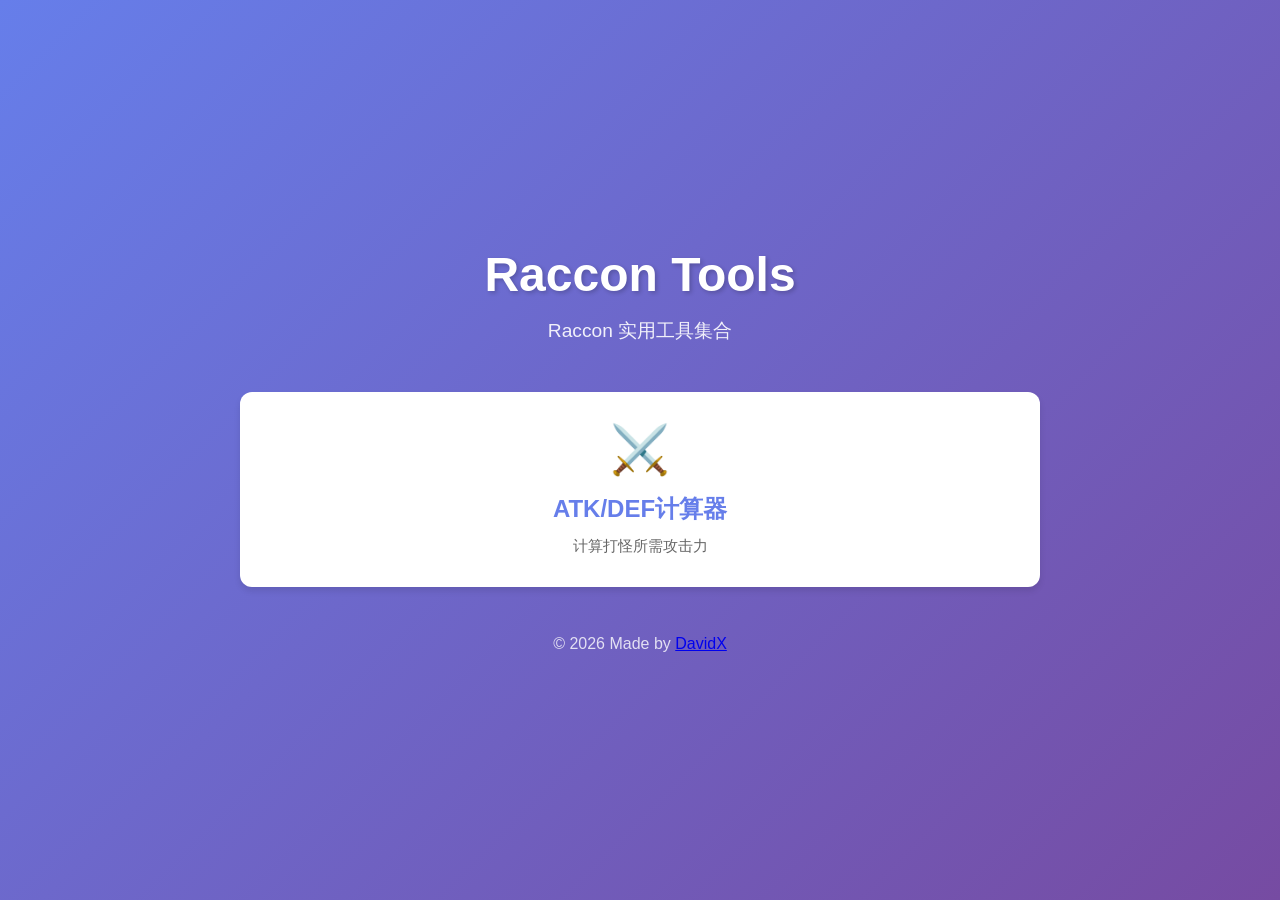
<file: index.html>
<!doctype html>
<html lang="zh-CN">
    <head>
        <meta charset="UTF-8" />
        <meta name="viewport" content="width=device-width, initial-scale=1.0" />
        <title>Raccon Tools - 工具导航</title>
        <style>
            * {
                margin: 0;
                padding: 0;
                box-sizing: border-box;
            }

            body {
                font-family:
                    -apple-system, BlinkMacSystemFont, "Segoe UI", Roboto,
                    Oxygen, Ubuntu, Cantarell, sans-serif;
                background: linear-gradient(135deg, #667eea 0%, #764ba2 100%);
                min-height: 100vh;
                display: flex;
                justify-content: center;
                align-items: center;
                padding: 20px;
            }

            .container {
                max-width: 800px;
                width: 100%;
            }

            h1 {
                color: white;
                text-align: center;
                font-size: 3rem;
                margin-bottom: 1rem;
                text-shadow: 2px 2px 4px rgba(0, 0, 0, 0.2);
            }

            .subtitle {
                color: rgba(255, 255, 255, 0.9);
                text-align: center;
                font-size: 1.2rem;
                margin-bottom: 3rem;
            }

            .tools-grid {
                display: grid;
                grid-template-columns: repeat(auto-fit, minmax(250px, 1fr));
                gap: 20px;
            }

            .tool-card {
                background: white;
                border-radius: 12px;
                padding: 30px;
                text-decoration: none;
                color: #333;
                transition: all 0.3s ease;
                box-shadow: 0 4px 6px rgba(0, 0, 0, 0.1);
                display: flex;
                flex-direction: column;
                align-items: center;
                text-align: center;
            }

            .tool-card:hover {
                transform: translateY(-5px);
                box-shadow: 0 8px 15px rgba(0, 0, 0, 0.2);
            }

            .tool-icon {
                font-size: 3rem;
                margin-bottom: 15px;
            }

            .tool-title {
                font-size: 1.5rem;
                font-weight: 600;
                margin-bottom: 10px;
                color: #667eea;
            }

            .tool-description {
                color: #666;
                font-size: 0.95rem;
                line-height: 1.5;
            }

            footer {
                text-align: center;
                margin-top: 3rem;
                color: rgba(255, 255, 255, 0.8);
            }
        </style>
    </head>
    <body>
        <div class="container">
            <h1>Raccon Tools</h1>
            <p class="subtitle">Raccon 实用工具集合</p>

            <div class="tools-grid">
                <a href="/atk" class="tool-card">
                    <div class="tool-icon">⚔️</div>
                    <div class="tool-title">ATK/DEF计算器</div>
                    <div class="tool-description">计算打怪所需攻击力</div>
                </a>
            </div>

            <footer>
                <p>
                    © 2026 Made by
                    <a
                        href="https://davidx.top"
                        target="_blank"
                        rel="noopener"
                        >DavidX</a
                    >
                </p>
            </footer>
        </div>
    </body>
</html>
</file>
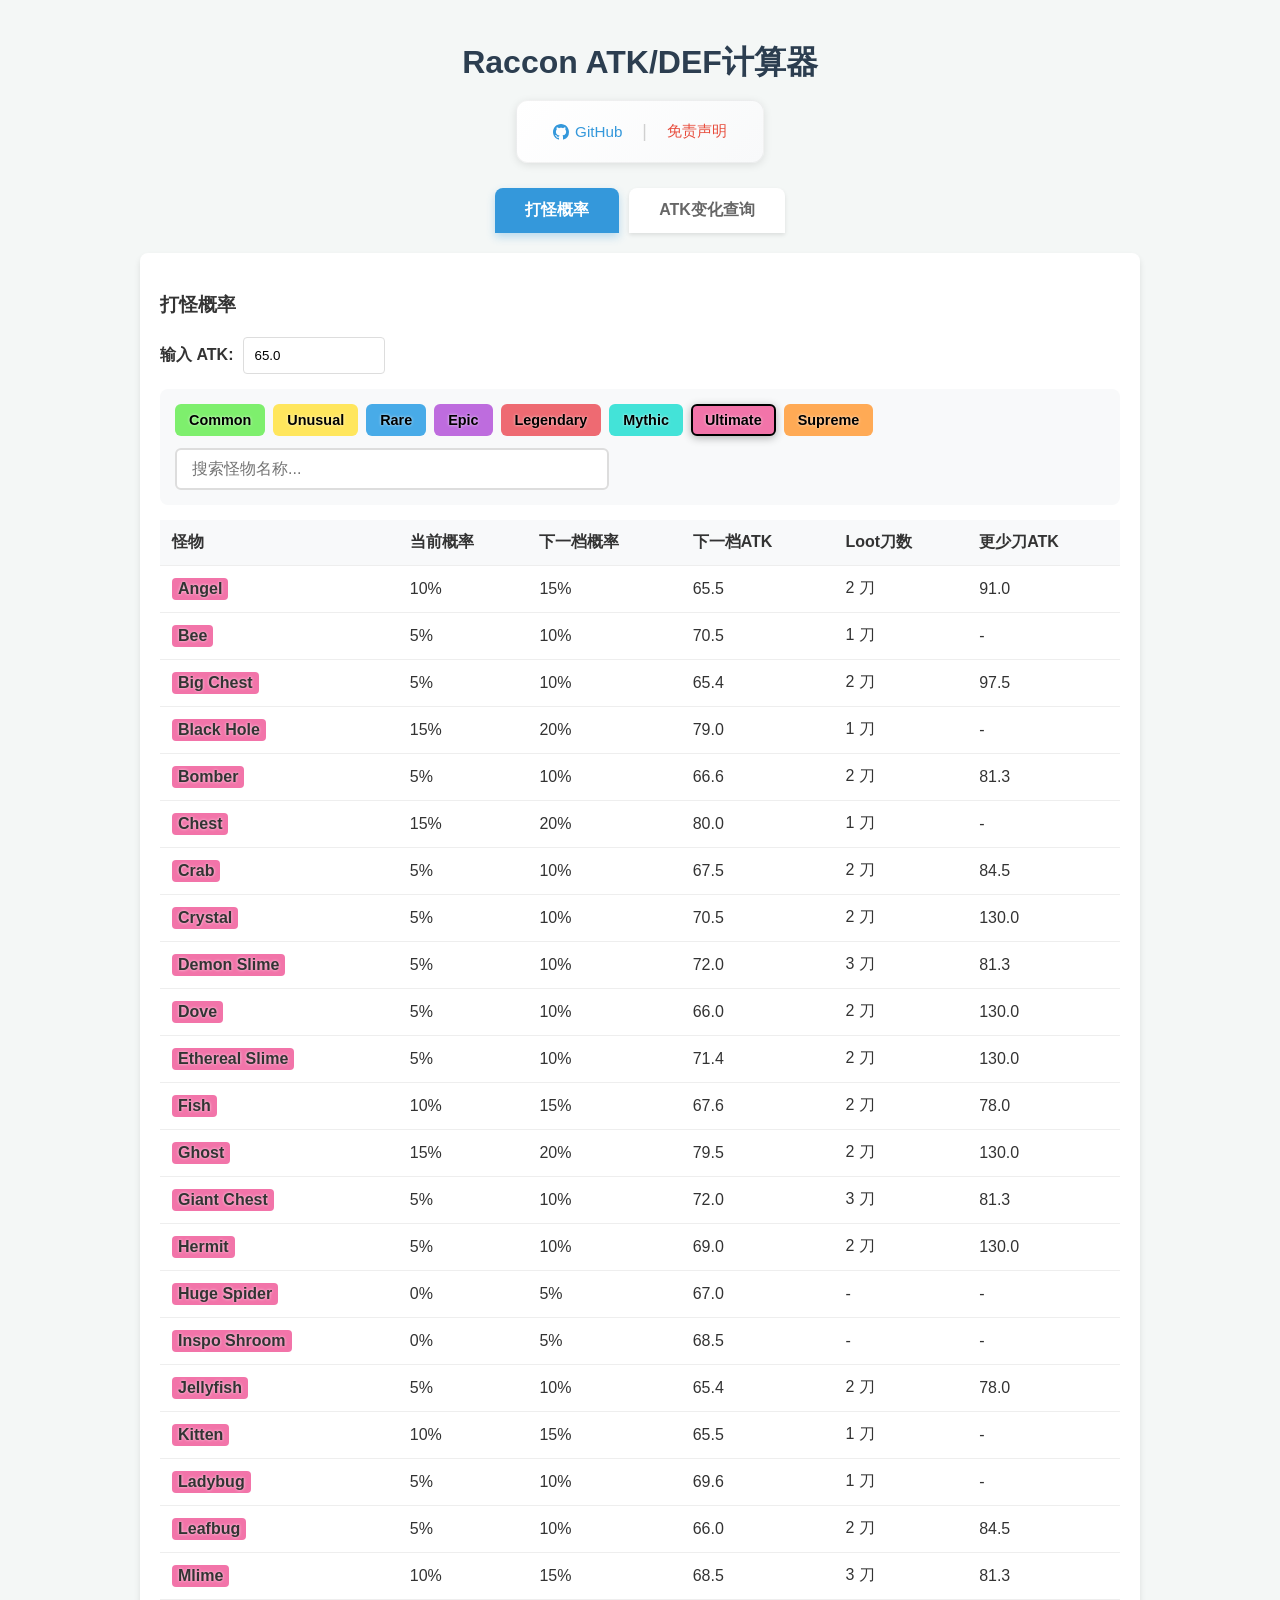
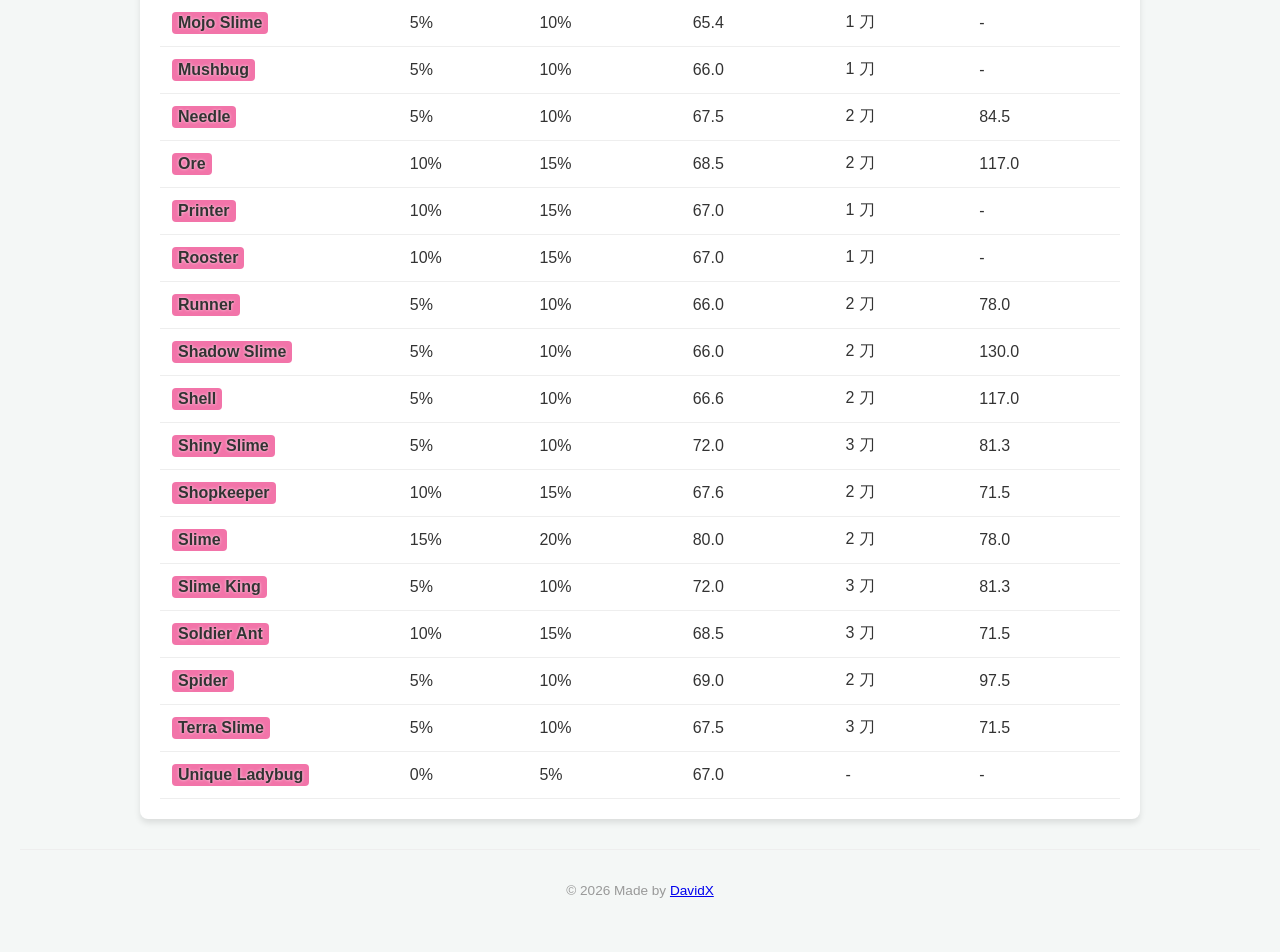
<file: atk/index.html>
<!doctype html>
<html lang="zh-CN">
    <head>
        <meta charset="UTF-8" />
        <meta name="viewport" content="width=device-width, initial-scale=1.0" />
        <title>Raccon ATK/DEF计算器</title>
        <link rel="stylesheet" href="styles.css?v=5" />
    </head>
    <body>
        <div class="container">
            <h1>Raccon ATK/DEF计算器</h1>

            <!-- 顶部链接区域 -->
            <div style="text-align: center">
                <div class="header-links">
                    <a
                        href="https://github.com/Davidasx/raccon-tools"
                        target="_blank"
                        class="header-link"
                    >
                        <svg
                            class="link-icon"
                            viewBox="0 0 16 16"
                            width="16"
                            height="16"
                        >
                            <path
                                fill="currentColor"
                                d="M8 0C3.58 0 0 3.58 0 8c0 3.54 2.29 6.53 5.47 7.59.4.07.55-.17.55-.38 0-.19-.01-.82-.01-1.49-2.01.37-2.53-.49-2.69-.94-.09-.23-.48-.94-.82-1.13-.28-.15-.68-.52-.01-.53.63-.01 1.08.58 1.23.82.72 1.21 1.87.87 2.33.66.07-.52.28-.87.51-1.07-1.78-.2-3.64-.89-3.64-3.95 0-.87.31-1.59.82-2.15-.08-.2-.36-1.02.08-2.12 0 0 .67-.21 2.2.82.64-.18 1.32-.27 2-.27.68 0 1.36.09 2 .27 1.53-1.04 2.2-.82 2.2-.82.44 1.1.16 1.92.08 2.12.51.56.82 1.27.82 2.15 0 3.07-1.87 3.75-3.65 3.95.29.25.54.73.54 1.48 0 1.07-.01 1.93-.01 2.2 0 .21.15.46.55.38A8.013 8.013 0 0016 8c0-4.42-3.58-8-8-8z"
                            />
                        </svg>
                        GitHub
                    </a>
                    <span class="link-separator">|</span>
                    <button class="disclaimer-btn" onclick="showDisclaimer()">
                        免责声明
                    </button>
                </div>
            </div>

            <!-- 标签页切换 -->
            <div class="tabs">
                <button
                    class="tab-btn active"
                    onclick="switchTab('probability')"
                >
                    打怪概率
                </button>
                <button class="tab-btn" onclick="switchTab('range')">
                    ATK变化查询
                </button>
            </div>

            <!-- 打怪概率功能 -->
            <div class="tab-content" id="probabilityTab">
                <div class="card">
                    <h3>打怪概率</h3>
                    <div class="input-group">
                        <label for="atkInput">输入 ATK:</label>
                        <input
                            type="number"
                            id="atkInput"
                            step="0.1"
                            value="65.0"
                            oninput="runQuery()"
                        />
                    </div>
                    <div class="filter-section">
                        <div class="rarity-filters" id="rarityFilters"></div>
                        <div class="search-box">
                            <input
                                type="text"
                                id="mobSearch"
                                placeholder="搜索怪物名称..."
                                oninput="runQuery()"
                            />
                        </div>
                    </div>
                    <div id="singleQueryResult"></div>
                </div>
            </div>

            <!-- ATK变化查询功能 -->
            <div class="tab-content" id="rangeTab" style="display: none">
                <div class="card">
                    <h3>ATK变化影响</h3>
                    <div class="input-group">
                        <label>范围:</label>
                        <input
                            type="number"
                            id="rangeStart"
                            step="0.1"
                            value="65.0"
                            oninput="runRange()"
                        />
                        <span>至</span>
                        <input
                            type="number"
                            id="rangeEnd"
                            step="0.1"
                            value="86.0"
                            oninput="runRange()"
                        />
                    </div>
                    <div id="rangeResult"></div>
                </div>
            </div>
        </div>

        <!-- 免责声明模态框 -->
        <div id="disclaimerModal" class="modal">
            <div class="modal-content">
                <div class="modal-header">
                    <span class="modal-close" onclick="hideDisclaimer()"
                        >&times;</span
                    >
                    <h2>免责声明</h2>
                </div>
                <div class="disclaimer-text">
                    <p><strong>关于本工具</strong></p>
                    <p>
                        本工具（Raccon
                        ATK/DEF计算器）是由玩家社区开发的非官方辅助工具，旨在帮助
                        Ruarua.ru 游戏玩家更好地理解和计算游戏机制。
                    </p>

                    <p><strong>版权声明</strong></p>
                    <p>
                        Ruarua.ru 游戏及其所有相关内容的版权归 Auricat Studio
                        所有。本工具：
                    </p>
                    <ul>
                        <li>未使用游戏的任何静态资源（图片、音频等）</li>
                        <li>未直接请求或调用游戏的 API 接口</li>
                        <li>仅使用玩家社区通过合法游戏过程反推的计算公式</li>
                        <li>
                            不涉及任何反编译、破解或未授权访问游戏数据的行为
                        </li>
                    </ul>

                    <p><strong>使用须知</strong></p>
                    <ul>
                        <li>本工具为免费提供，仅供学习和参考使用</li>
                        <li>使用本工具产生的任何后果由用户自行承担</li>
                        <li>本工具提供的计算结果可能存在误差，仅供参考</li>
                        <li>请遵守 Ruarua.ru 的游戏条款和使用规则</li>
                    </ul>

                    <p><strong>联系与移除</strong></p>
                    <p>
                        如果 Auricat Studio 或 Ruarua.ru
                        的版权方认为本工具侵犯了其权益，请通过 GitHub
                        页面联系我们，我们将立即下架本工具并删除相关内容。
                    </p>

                    <p class="disclaimer-footer">最后更新：2026年1月</p>
                </div>
            </div>
        </div>

        <footer class="footer">
            <p>
                © 2026 Made by
                <a href="https://davidx.top" target="_blank" rel="noopener"
                    >DavidX</a
                >
            </p>
        </footer>

        <script src="script.js?v=6"></script>
    </body>
</html>
</file>
<file: atk/styles.css>
:root {
    --bg-color: #f4f7f6;
    --card-bg: #ffffff;
    --text-color: #333;
    --border-radius: 8px;
}

body {
    font-family: "Segoe UI", Tahoma, Geneva, Verdana, sans-serif;
    background-color: var(--bg-color);
    color: var(--text-color);
    margin: 0;
    padding: 20px;
}

.container {
    max-width: 1000px;
    margin: 0 auto;
}

h1 {
    text-align: center;
    color: #2c3e50;
    margin-bottom: 15px;
}

/* 顶部链接区域样式 */
.header-links {
    text-align: center;
    margin: 0 auto 25px;
    padding: 12px 20px;
    background: linear-gradient(135deg, #ffffff 0%, #f8f9fa 100%);
    border-radius: 12px;
    box-shadow: 0 2px 8px rgba(0, 0, 0, 0.1);
    display: inline-flex;
    justify-content: center;
    align-items: center;
    gap: 0;
    flex-wrap: wrap;
    border: 1px solid rgba(0, 0, 0, 0.05);
    width: fit-content;
    max-width: 90%;
}

.header-link {
    color: #3498db;
    text-decoration: none;
    display: inline-flex;
    align-items: center;
    gap: 6px;
    transition: all 0.3s ease;
    padding: 8px 16px;
    border-radius: 6px;
    font-weight: 500;
    font-size: 0.95em;
}

.header-link:hover {
    color: #2980b9;
    background: #e3f2fd;
    transform: translateY(-1px);
    box-shadow: 0 2px 4px rgba(52, 152, 219, 0.2);
}

.link-icon {
    vertical-align: middle;
}

.link-separator {
    margin: 0 4px;
    color: #d0d0d0;
    font-weight: 300;
    font-size: 1.1em;
    user-select: none;
}

.disclaimer-btn {
    background: none;
    border: none;
    color: #e74c3c;
    cursor: pointer;
    font-size: 0.95em;
    padding: 8px 16px;
    border-radius: 6px;
    transition: all 0.3s ease;
    font-family: inherit;
    font-weight: 500;
}

.disclaimer-btn:hover {
    background: #ffebee;
    color: #c0392b;
    transform: translateY(-1px);
    box-shadow: 0 2px 4px rgba(231, 76, 60, 0.2);
}

/* 标签页样式 */
.tabs {
    display: flex;
    gap: 10px;
    margin-bottom: 20px;
    justify-content: center;
}

.tab-btn {
    padding: 12px 30px;
    border: none;
    background: #fff;
    color: #666;
    font-size: 1em;
    font-weight: bold;
    border-radius: 8px 8px 0 0;
    cursor: pointer;
    transition: all 0.3s;
    box-shadow: 0 2px 4px rgba(0, 0, 0, 0.1);
}

.tab-btn:hover {
    background: #f0f0f0;
    transform: translateY(-2px);
}

.tab-btn.active {
    background: #3498db;
    color: #fff;
    box-shadow: 0 4px 8px rgba(52, 152, 219, 0.3);
}

.tab-content {
    animation: fadeIn 0.3s;
}

@keyframes fadeIn {
    from {
        opacity: 0;
        transform: translateY(10px);
    }
    to {
        opacity: 1;
        transform: translateY(0);
    }
}

/* 布局卡片 */
.card {
    background: var(--card-bg);
    padding: 20px;
    border-radius: var(--border-radius);
    box-shadow: 0 4px 6px rgba(0, 0, 0, 0.1);
    margin-bottom: 20px;
}

.input-group {
    display: flex;
    gap: 10px;
    align-items: center;
    flex-wrap: wrap;
    margin-bottom: 15px;
}

input {
    padding: 10px;
    border: 1px solid #ddd;
    border-radius: 4px;
    width: 120px;
}

label {
    font-weight: bold;
}

/* 表格样式 */
table {
    width: 100%;
    border-collapse: collapse;
    margin-top: 10px;
}

th,
td {
    text-align: left;
    padding: 12px;
    border-bottom: 1px solid #eee;
}

th {
    background-color: #f8f9fa;
}

/* 稀有度标签样式 */
.rarity-tag {
    padding: 4px 8px;
    border-radius: 4px;
    color: #000;
    font-weight: bold;
    font-size: 0.85em;
    text-shadow: 0 0 2px rgba(255, 255, 255, 0.5);
}

.milestone-item {
    padding: 10px;
    border-left: 4px solid #3498db;
    background: #f9f9f9;
    margin-bottom: 8px;
}

.atk-val {
    font-family: monospace;
    font-weight: bold;
    color: #e67e22;
    font-size: 1.1em;
}

.empty-hint {
    color: #999;
    font-style: italic;
}

/* 筛选区域样式 */
.filter-section {
    margin: 15px 0;
    padding: 15px;
    background: #f8f9fa;
    border-radius: 8px;
}

.rarity-filters {
    display: flex;
    flex-wrap: wrap;
    gap: 8px;
    margin-bottom: 12px;
}

.rarity-filter-btn {
    padding: 6px 12px;
    border: 2px solid transparent;
    border-radius: 6px;
    cursor: pointer;
    font-weight: bold;
    font-size: 0.9em;
    transition: all 0.2s;
    color: #000;
    text-shadow: 0 0 3px rgba(255, 255, 255, 0.8);
}

.rarity-filter-btn:hover {
    opacity: 0.8;
    transform: translateY(-2px);
}

.rarity-filter-btn.active {
    border-color: #000;
    box-shadow: 0 2px 8px rgba(0, 0, 0, 0.3);
}

.search-box {
    margin-top: 10px;
}

.search-box input {
    width: 100%;
    max-width: 400px;
    padding: 10px 15px;
    border: 2px solid #ddd;
    border-radius: 6px;
    font-size: 1em;
}

.search-box input:focus {
    outline: none;
    border-color: #3498db;
}

/* 彩色怪物名称样式 */
.mob-name {
    font-weight: bold;
    padding: 2px 6px;
    border-radius: 4px;
    display: inline-block;
    text-shadow: 0 0 3px rgba(255, 255, 255, 0.8);
}

/* 页脚样式 */
.footer {
    text-align: center;
    padding: 20px;
    margin-top: 30px;
    color: #999;
    font-size: 0.85em;
    border-top: 1px solid #eee;
}

/* 模态框样式 */
.modal {
    display: none;
    position: fixed;
    z-index: 1000;
    left: 0;
    top: 0;
    width: 100%;
    height: 100%;
    overflow: hidden;
    background-color: rgba(0, 0, 0, 0.5);
    animation: fadeIn 0.3s;
    align-items: center;
    justify-content: center;
    padding: 20px;
    box-sizing: border-box;
}

.modal.show {
    display: flex;
}

@keyframes fadeIn {
    from { opacity: 0; }
    to { opacity: 1; }
}

.modal-content {
    background-color: #fff;
    margin: 0;
    padding: 0;
    border-radius: 12px;
    max-width: 700px;
    width: 90%;
    max-height: 85vh;
    box-shadow: 0 4px 20px rgba(0, 0, 0, 0.3);
    animation: slideIn 0.3s;
    position: relative;
    display: flex;
    flex-direction: column;
    overflow: hidden;
}

@keyframes slideIn {
    from {
        transform: translateY(-50px);
        opacity: 0;
    }
    to {
        transform: translateY(0);
        opacity: 1;
    }
}

.modal-close {
    color: #aaa;
    float: right;
    font-size: 32px;
    font-weight: bold;
    line-height: 20px;
    cursor: pointer;
    transition: all 0.3s;
}

.modal-close:hover {
    color: #000;
    transform: scale(1.2);
}

.modal-header {
    padding: 25px 30px 15px;
    border-bottom: 2px solid #3498db;
    flex-shrink: 0;
}

.modal-content h2 {
    color: #2c3e50;
    margin: 0;
}

.disclaimer-text {
    line-height: 1.8;
    color: #555;
    padding: 20px 30px 30px;
    overflow-y: auto;
    flex: 1;
}

.disclaimer-text::-webkit-scrollbar {
    width: 8px;
}

.disclaimer-text::-webkit-scrollbar-track {
    background: #f1f1f1;
    border-radius: 4px;
}

.disclaimer-text::-webkit-scrollbar-thumb {
    background: #888;
    border-radius: 4px;
}

.disclaimer-text::-webkit-scrollbar-thumb:hover {
    background: #555;
}

.disclaimer-text p {
    margin: 15px 0;
}

.disclaimer-text strong {
    color: #2c3e50;
    font-size: 1.05em;
}

.disclaimer-text ul {
    margin: 10px 0;
    padding-left: 25px;
}

.disclaimer-text li {
    margin: 8px 0;
}

.disclaimer-footer {
    margin-top: 25px;
    padding-top: 15px;
    border-top: 1px solid #eee;
    color: #999;
    font-size: 0.9em;
    text-align: right;
}
</file>
